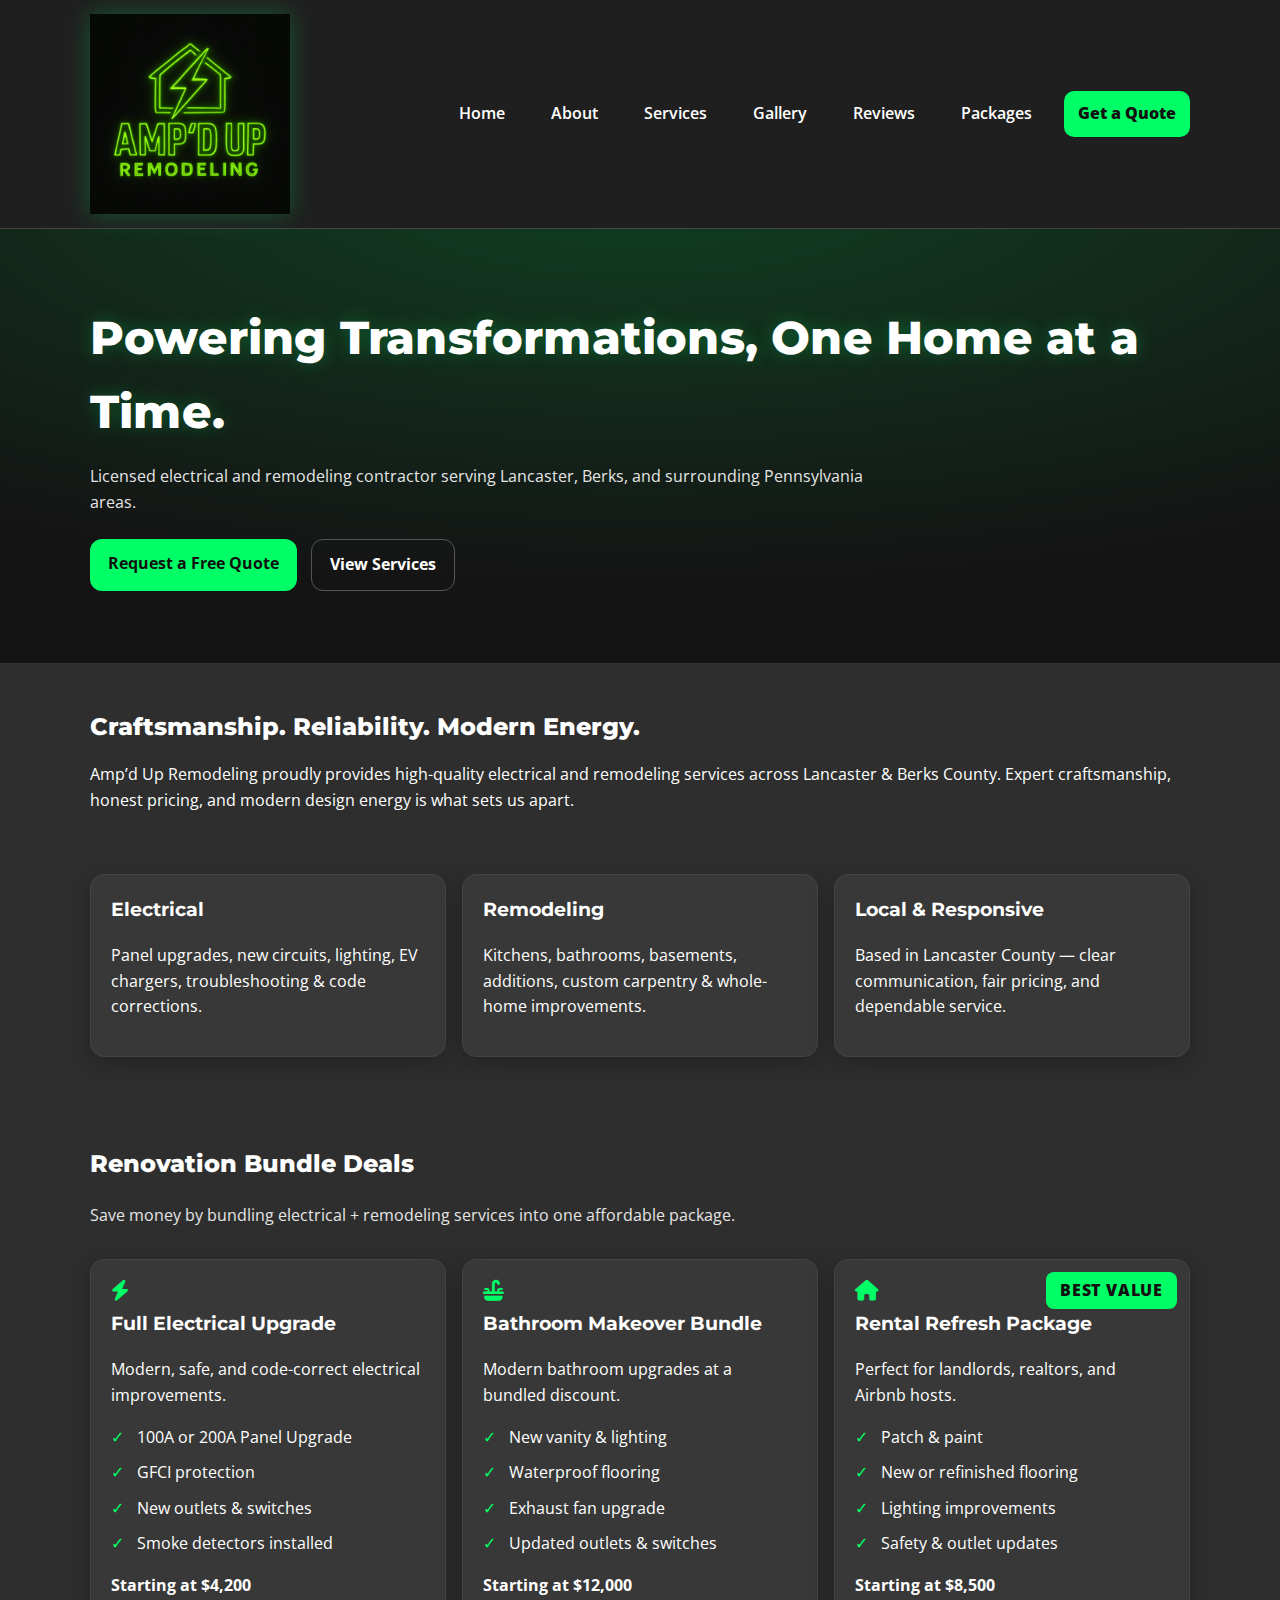
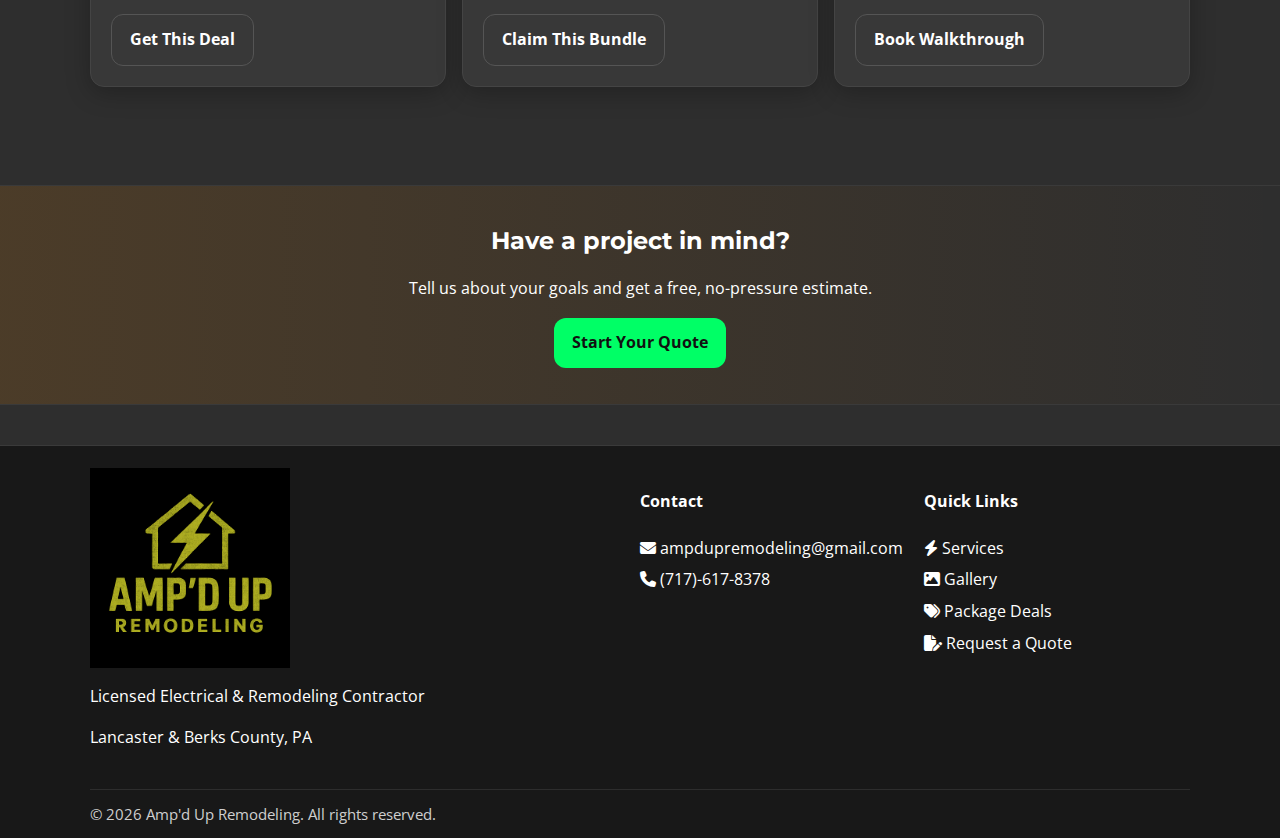
<file: index.html>
<!DOCTYPE html>
<html lang="en">
<head>
<meta charset="utf-8" />
<meta name="viewport" content="width=device-width, initial-scale=1" />
<title>Amp'd Up Remodeling | Lancaster & Berks County, PA</title>
<meta name="description" content="Amp'd Up Remodeling is a licensed electrical and remodeling contractor serving Lancaster & Berks County, PA. Offering electrical, remodeling, and bundled renovation packages to save you money." />

<!-- Google Fonts -->
<link rel="preconnect" href="https://fonts.googleapis.com">
<link rel="preconnect" href="https://fonts.gstatic.com" crossorigin>
<link href="https://fonts.googleapis.com/css2?family=Montserrat:wght@600;800&family=Open+Sans:wght@400;600&display=swap" rel="stylesheet">

<!-- Icons -->
<link rel="stylesheet" href="https://cdnjs.cloudflare.com/ajax/libs/font-awesome/6.5.0/css/all.min.css">

<!-- Styles -->
<link rel="stylesheet" href="style.css" />

<!-- Scripts -->
<script defer src="script.js"></script>

<style>
/* Small safe additions for package cards */
.card i { 
  font-size: 1.3rem;
  color: var(--accent);
  margin-bottom: 8px;
}
.badge {
  display:inline-block;
  background:var(--accent);
  color:#111;
  padding:6px 14px;
  border-radius:8px;
  font-weight:800;
  margin-bottom:14px;
  letter-spacing:.8px;
}
</style>
</head>

<body>

<!-- HEADER -->
<header class="site-header">
  <div class="container header-inner">
    <a href="index.html" class="brand">
      <img src="images/logo-green.png" alt="Amp'd Up Remodeling logo">
    </a>
    <button class="nav-toggle">☰</button>
    <nav class="nav">
      <a href="index.html" class="active">Home</a>
      <a href="about.html">About</a>
      <a href="services.html">Services</a>
      <a href="gallery.html">Gallery</a>
      <a href="reviews.html">Reviews</a>
      <a href="packages.html">Packages</a>
      <a href="contact.html" class="cta">Get a Quote</a>
    </nav>
  </div>
</header>

<!-- HERO -->
<section class="hero fade-in">
  <div class="hero-inner container">
    <h1>Powering Transformations, One Home at a Time.</h1>
    <p class="subtitle">Licensed electrical and remodeling contractor serving Lancaster, Berks, and surrounding Pennsylvania areas.</p>
    <div class="hero-ctas">
      <a href="contact.html" class="btn btn-primary">Request a Free Quote</a>
      <a href="services.html" class="btn btn-secondary">View Services</a>
    </div>
  </div>
</section>

<!-- INTRO -->
<section class="intro container fade-in">
  <div class="intro-text">
    <h2>Craftsmanship. Reliability. Modern Energy.</h2>
    <p>Amp’d Up Remodeling proudly provides high-quality electrical and remodeling services across Lancaster & Berks County. Expert craftsmanship, honest pricing, and modern design energy is what sets us apart.</p>
  </div>
</section>

<!-- 3 FEATURE CARDS -->
<section class="features container fade-in">
  <article class="card fade-in">
    <h3>Electrical</h3>
    <p>Panel upgrades, new circuits, lighting, EV chargers, troubleshooting & code corrections.</p>
  </article>
  <article class="card fade-in">
    <h3>Remodeling</h3>
    <p>Kitchens, bathrooms, basements, additions, custom carpentry & whole-home improvements.</p>
  </article>
  <article class="card fade-in">
    <h3>Local & Responsive</h3>
    <p>Based in Lancaster County — clear communication, fair pricing, and dependable service.</p>
  </article>
</section>

<!-- ⭐ NEW PACKAGE SECTION ADDED CLEANLY UNDER FEATURES -->
<section id="bundles" class="page container fade-in">

  <h2 style="font-family:Montserrat; font-weight:800; margin-bottom:20px;">
    Renovation Bundle Deals
  </h2>

  <p class="subtitle" style="margin-bottom:30px; max-width:800px;">
    Save money by bundling electrical + remodeling services into one affordable package.
  </p>

  <div class="features" style="margin-bottom:30px; grid-template-columns:repeat(auto-fit,minmax(280px,1fr));">

    <article class="card fade-in">
      <i class="fa-solid fa-bolt"></i>
      <h3>Full Electrical Upgrade</h3>
      <p>Modern, safe, and code-correct electrical improvements.</p>
      <ul class="checklist">
        <li>100A or 200A Panel Upgrade</li>
        <li>GFCI protection</li>
        <li>New outlets & switches</li>
        <li>Smoke detectors installed</li>
      </ul>
      <p><strong>Starting at $4,200</strong></p>
      <a href="contact.html" class="btn btn-secondary">Get This Deal</a>
    </article>

    <article class="card fade-in">
      <i class="fa-solid fa-sink"></i>
      <h3>Bathroom Makeover Bundle</h3>
      <p>Modern bathroom upgrades at a bundled discount.</p>
      <ul class="checklist">
        <li>New vanity & lighting</li>
        <li>Waterproof flooring</li>
        <li>Exhaust fan upgrade</li>
        <li>Updated outlets & switches</li>
      </ul>
      <p><strong>Starting at $12,000</strong></p>
      <a href="contact.html" class="btn btn-secondary">Claim This Bundle</a>
    </article>

    <article class="card fade-in" style="position:relative;">
      <div class="badge" style="position:absolute; top:12px; right:12px;">BEST VALUE</div>
      <i class="fa-solid fa-house"></i>
      <h3>Rental Refresh Package</h3>
      <p>Perfect for landlords, realtors, and Airbnb hosts.</p>
      <ul class="checklist">
        <li>Patch & paint</li>
        <li>New or refinished flooring</li>
        <li>Lighting improvements</li>
        <li>Safety & outlet updates</li>
      </ul>
      <p><strong>Starting at $8,500</strong></p>
      <a href="contact.html" class="btn btn-secondary">Book Walkthrough</a>
    </article>

  </div>

</section>

<!-- CTA BAND -->
<section class="cta-band fade-in">
  <div class="container">
    <h2>Have a project in mind?</h2>
    <p>Tell us about your goals and get a free, no-pressure estimate.</p>
    <a href="contact.html" class="btn btn-primary">Start Your Quote</a>
  </div>
</section>

<!-- FOOTER -->
<footer class="site-footer fade-in">
  <div class="container footer-grid">
    <div>
      <img class="footer-logo" src="images/logo-yellow.png" alt="Amp'd Up Remodeling logo">
      <p>Licensed Electrical & Remodeling Contractor</p>
      <p>Lancaster & Berks County, PA</p>
    </div>

    <div>
      <h4>Contact</h4>
      <ul>
        <li><i class="fa-solid fa-envelope"></i> <a href="mailto:ampdupremodeling@gmail.com">ampdupremodeling@gmail.com</a></li>
        <li><i class="fa-solid fa-phone"></i> <a href="tel:+17176178378">(717)-617-8378</a></li>
      </ul>
    </div>

    <div>
      <h4>Quick Links</h4>
      <ul>
        <li><i class="fa-solid fa-bolt"></i> <a href="services.html">Services</a></li>
        <li><i class="fa-solid fa-image"></i> <a href="gallery.html">Gallery</a></li>
        <li><i class="fa-solid fa-tags"></i> <a href="packages.html">Package Deals</a></li>
        <li><i class="fa-solid fa-file-pen"></i> <a href="contact.html">Request a Quote</a></li>
      </ul>
    </div>
  </div>

  <div class="container footer-bottom">
    <span>&copy; <span id="year"></span> Amp'd Up Remodeling. All rights reserved.</span>
  </div>
</footer>

</body>
</html>
</file>
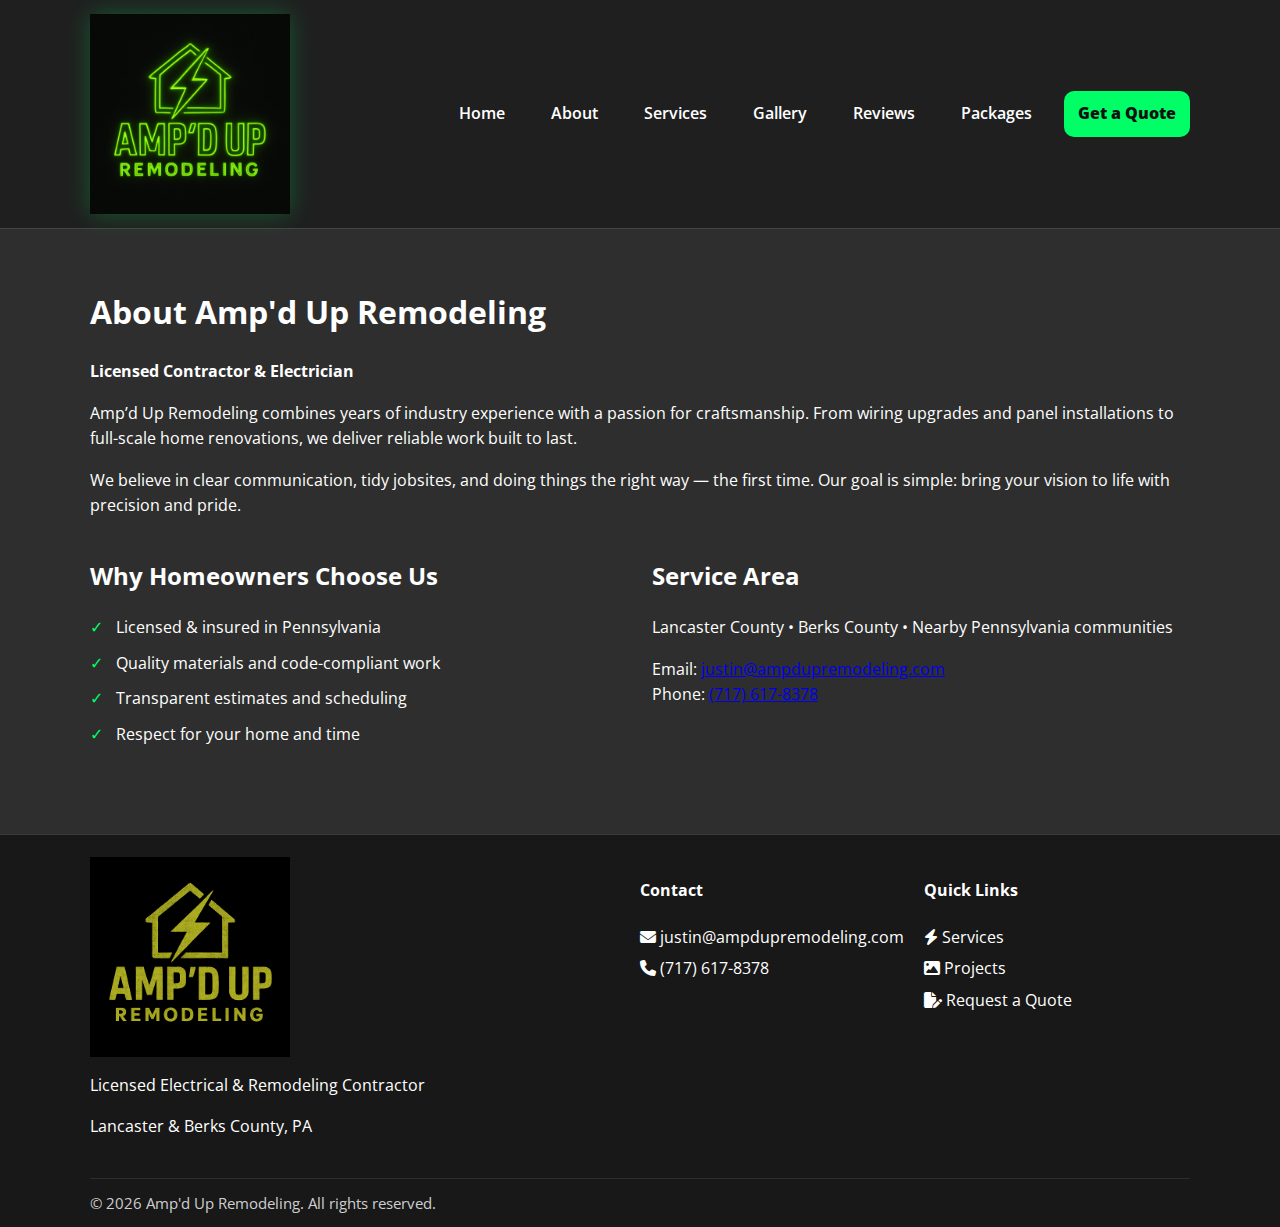
<file: about.html>
<!DOCTYPE html>
<html lang="en">
<head>

<meta charset="utf-8" />
<meta name="viewport" content="width=device-width, initial-scale=1" />
<title>Amp'd Up Remodeling | Lancaster & Berks County, PA</title>
<meta name="description" content="Amp'd Up Remodeling is a licensed electrical and remodeling contractor based in Lancaster, PA, serving Lancaster County, Berks County, and surrounding areas." />
<link rel="preconnect" href="https://fonts.googleapis.com">
<link rel="preconnect" href="https://fonts.gstatic.com" crossorigin>
<link href="https://fonts.googleapis.com/css2?family=Montserrat:wght@600;800&family=Open+Sans:wght@400;600&display=swap" rel="stylesheet">
<link rel="stylesheet" href="style.css" />
<link rel="stylesheet" href="https://cdnjs.cloudflare.com/ajax/libs/font-awesome/6.5.0/css/all.min.css">
<script defer src="script.js"></script>
<script type="application/ld+json">
{
  "@context": "https://schema.org",
  "@type": "LocalBusiness",
  "name": "Amp'd Up Remodeling",
  "image": "images/logo-green.png",
  "address": {
    "@type": "PostalAddress",
    "addressLocality": "Lancaster",
    "addressRegion": "PA"
  },
  "areaServed": ["Lancaster County", "Berks County", "Pennsylvania"],
  "email": "mailto:justin@ampdupremodeling.com",
  "telephone": "+1-717-617-8378",
  "url": "https://ampdupremodeling.github.io"
}
</script>

</head>
<body>

<header class="site-header">
  <div class="container header-inner">
    <a href="index.html" class="brand">
      <img src="images/logo-green.png" alt="Amp'd Up Remodeling logo">
    </a>
    <button class="nav-toggle" aria-label="Open navigation">☰</button>
    <nav class="nav">
  <a href="index.html">Home</a>
  <a href="about.html">About</a>
  <a href="services.html">Services</a>
  <a href="gallery.html">Gallery</a>
  <a href="reviews.html">Reviews</a>
  <a href="packages.html">Packages</a>  <!-- ADD THIS ONE -->
  <a href="contact.html" class="cta">Get a Quote</a>
</nav>

  </div>
</header>

<main class="container page fade-in">

  <h1>About Amp'd Up Remodeling</h1>
  <p><strong>Licensed Contractor & Electrician</strong></p>
  <p>Amp’d Up Remodeling combines years of industry experience with a passion for craftsmanship. From wiring upgrades and panel installations to full-scale home renovations, we deliver reliable work built to last.</p>
  <p>We believe in clear communication, tidy jobsites, and doing things the right way — the first time. Our goal is simple: bring your vision to life with precision and pride.</p>
  <div class="grid-2">
    <div>
      <h2>Why Homeowners Choose Us</h2>
      <ul class="checklist">
        <li>Licensed & insured in Pennsylvania</li>
        <li>Quality materials and code-compliant work</li>
        <li>Transparent estimates and scheduling</li>
        <li>Respect for your home and time</li>
      </ul>
    </div>
    <div>
      <h2>Service Area</h2>
      <p>Lancaster County • Berks County • Nearby Pennsylvania communities</p>
      <p>Email: <a href="mailto:justin@ampdupremodeling.com">justin@ampdupremodeling.com</a><br>
         Phone: <a href="tel:+17176178378">(717) 617-8378</a></p>
    </div>
  </div>
</main>

<footer class="site-footer fade-in">
  <div class="container footer-grid">
    <div>
      <img class="footer-logo" src="images/logo-yellow.png" alt="Amp'd Up Remodeling logo alt">
      <p>Licensed Electrical & Remodeling Contractor</p>
      <p>Lancaster &amp; Berks County, PA</p>
    </div>
    <div>
      <h4>Contact</h4>
      <ul>
        <li><i class="fa-solid fa-envelope"></i> <a href="mailto:justin@ampdupremodeling.com">justin@ampdupremodeling.com</a></li>
        <li><i class="fa-solid fa-phone"></i> <a href="tel:+17176178378">(717) 617-8378</a></li>
      </ul>
    </div>
    <div>
      <h4>Quick Links</h4>
      <ul>
        <li><i class="fa-solid fa-bolt"></i> <a href="services.html">Services</a></li>
        <li><i class="fa-solid fa-image"></i> <a href="gallery.html">Projects</a></li>
        <li><i class="fa-solid fa-file-pen"></i> <a href="contact.html">Request a Quote</a></li>
      </ul>
    </div>
  </div>
  <div class="container footer-bottom">
    <span>&copy; <span id="year"></span> Amp'd Up Remodeling. All rights reserved.</span>
  </div>
</footer>


</body>
</html>
</file>
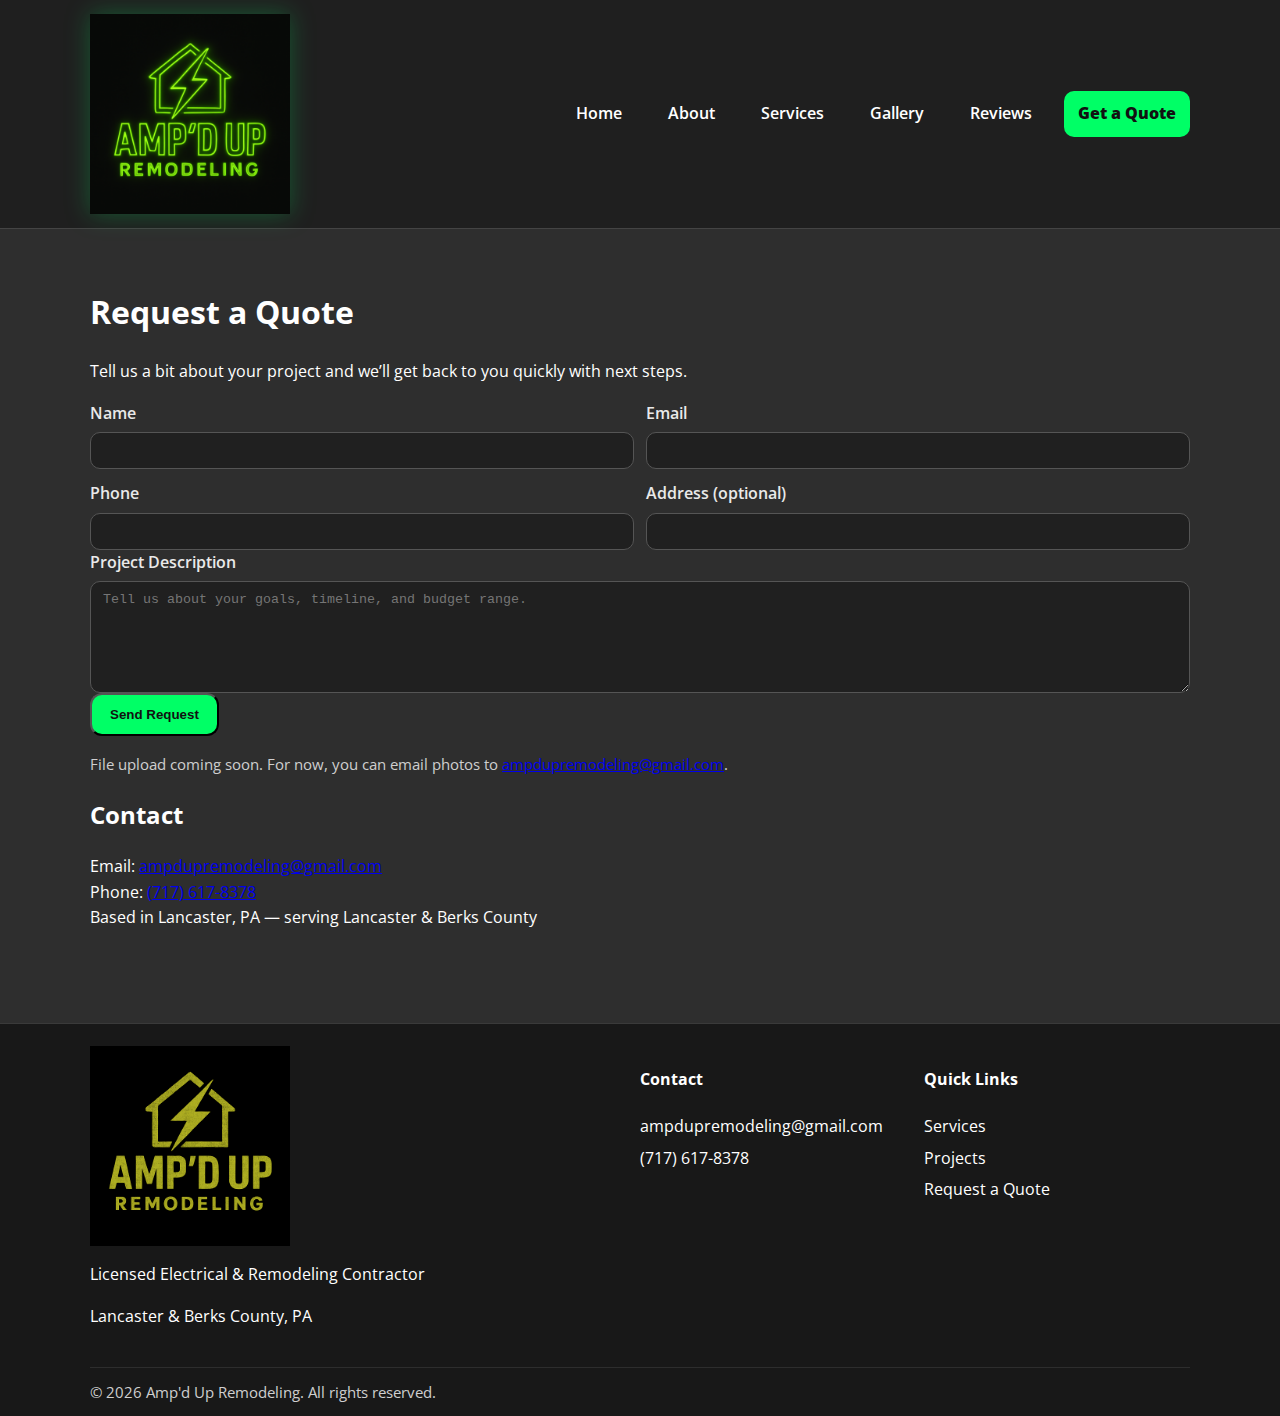
<file: contact.html>
<!DOCTYPE html>
<html lang="en">
<head>

<meta charset="utf-8" />
<meta name="viewport" content="width=device-width, initial-scale=1" />
<title>Amp'd Up Remodeling | Lancaster & Berks County, PA</title>
<meta name="description" content="Amp'd Up Remodeling is a licensed electrical and remodeling contractor based in Lancaster, PA, serving Lancaster County, Berks County, and surrounding areas." />
<link rel="preconnect" href="https://fonts.googleapis.com">
<link rel="preconnect" href="https://fonts.gstatic.com" crossorigin>
<link href="https://fonts.googleapis.com/css2?family=Montserrat:wght@600;800&family=Open+Sans:wght@400;600&display=swap" rel="stylesheet">
<link rel="stylesheet" href="style.css" />
<script defer src="script.js"></script>
<script type="application/ld+json">
{
  "@context": "https://schema.org",
  "@type": "LocalBusiness",
  "name": "Amp'd Up Remodeling",
  "image": "images/logo-green.png",
  "address": {
    "@type": "PostalAddress",
    "addressLocality": "Lancaster",
    "addressRegion": "PA"
  },
  "areaServed": ["Lancaster County", "Berks County", "Pennsylvania"],
  "email": "mailto:ampdupremodeling@gmail.com",
  "telephone": "+1-717-617-8378",
  "url": "https://ampdupremodeling.github.io"
}
</script>

</head>
<body>

<header class="site-header">
  <div class="container header-inner">
    <a href="index.html" class="brand">
      <img src="images/logo-green.png" alt="Amp'd Up Remodeling logo">
    </a>
    <button class="nav-toggle" aria-label="Open navigation">☰</button>
    <nav class="nav">
      <a href="index.html">Home</a>
      <a href="about.html">About</a>
      <a href="services.html">Services</a>
      <a href="gallery.html">Gallery</a>
      <a href="reviews.html">Reviews</a>
      <a href="contact.html" class="cta">Get a Quote</a>
    </nav>
  </div>
</header>

<main class="container page fade-in">

  <h1>Request a Quote</h1>
  <p>Tell us a bit about your project and we’ll get back to you quickly with next steps.</p>

  <form id="quote-form" action="https://formspree.io/f/mjkpnogn" method="POST" class="quote-form">
    <div class="form-grid">
      <label> Name
        <input type="text" name="name" required>
      </label>
      <label> Email
        <input type="email" name="email" required>
      </label>
      <label> Phone
        <input type="tel" name="phone" required>
      </label>
      <label> Address (optional)
        <input type="text" name="address">
      </label>
    </div>
    <label> Project Description
      <textarea name="project_description" rows="6" placeholder="Tell us about your goals, timeline, and budget range." required></textarea>
    </label>
    <input type="hidden" name="_subject" value="New Quote Request from Website">
    <button class="btn btn-primary" type="submit">Send Request</button>
    <p class="form-note">File upload coming soon. For now, you can email photos to <a href="mailto:ampdupremodeling@gmail.com">ampdupremodeling@gmail.com</a>.</p>
    <p class="form-success" hidden>Thanks! Your request has been sent.</p>
    <p class="form-error" hidden>Something went wrong. Please email us directly.</p>
  </form>

  <section class="contact-details">
    <h2>Contact</h2>
    <p>Email: <a href="mailto:ampdupremodeling@gmail.com">ampdupremodeling@gmail.com</a><br>
       Phone: <a href="tel:+17176178378">(717) 617-8378</a><br>
       Based in Lancaster, PA — serving Lancaster &amp; Berks County</p>
  </section>
</main>

<footer class="site-footer">
  <div class="container footer-grid">
    <div>
      <img class="footer-logo" src="images/logo-yellow.png" alt="Amp'd Up Remodeling logo alt">
      <p>Licensed Electrical & Remodeling Contractor</p>
      <p>Lancaster &amp; Berks County, PA</p>
    </div>
    <div>
      <h4>Contact</h4>
      <ul>
        <li><a href="mailto:ampdupremodeling@gmail.com">ampdupremodeling@gmail.com</a></li>
        <li><a href="tel:+17176178378">(717) 617-8378</a></li>
      </ul>
    </div>
    <div>
      <h4>Quick Links</h4>
      <ul>
        <li><a href="services.html">Services</a></li>
        <li><a href="gallery.html">Projects</a></li>
        <li><a href="contact.html">Request a Quote</a></li>
      </ul>
    </div>
  </div>
  <div class="container footer-bottom">
    <span>&copy; <span id="year"></span> Amp'd Up Remodeling. All rights reserved.</span>
  </div>
</footer>

</body>
</html>
</file>
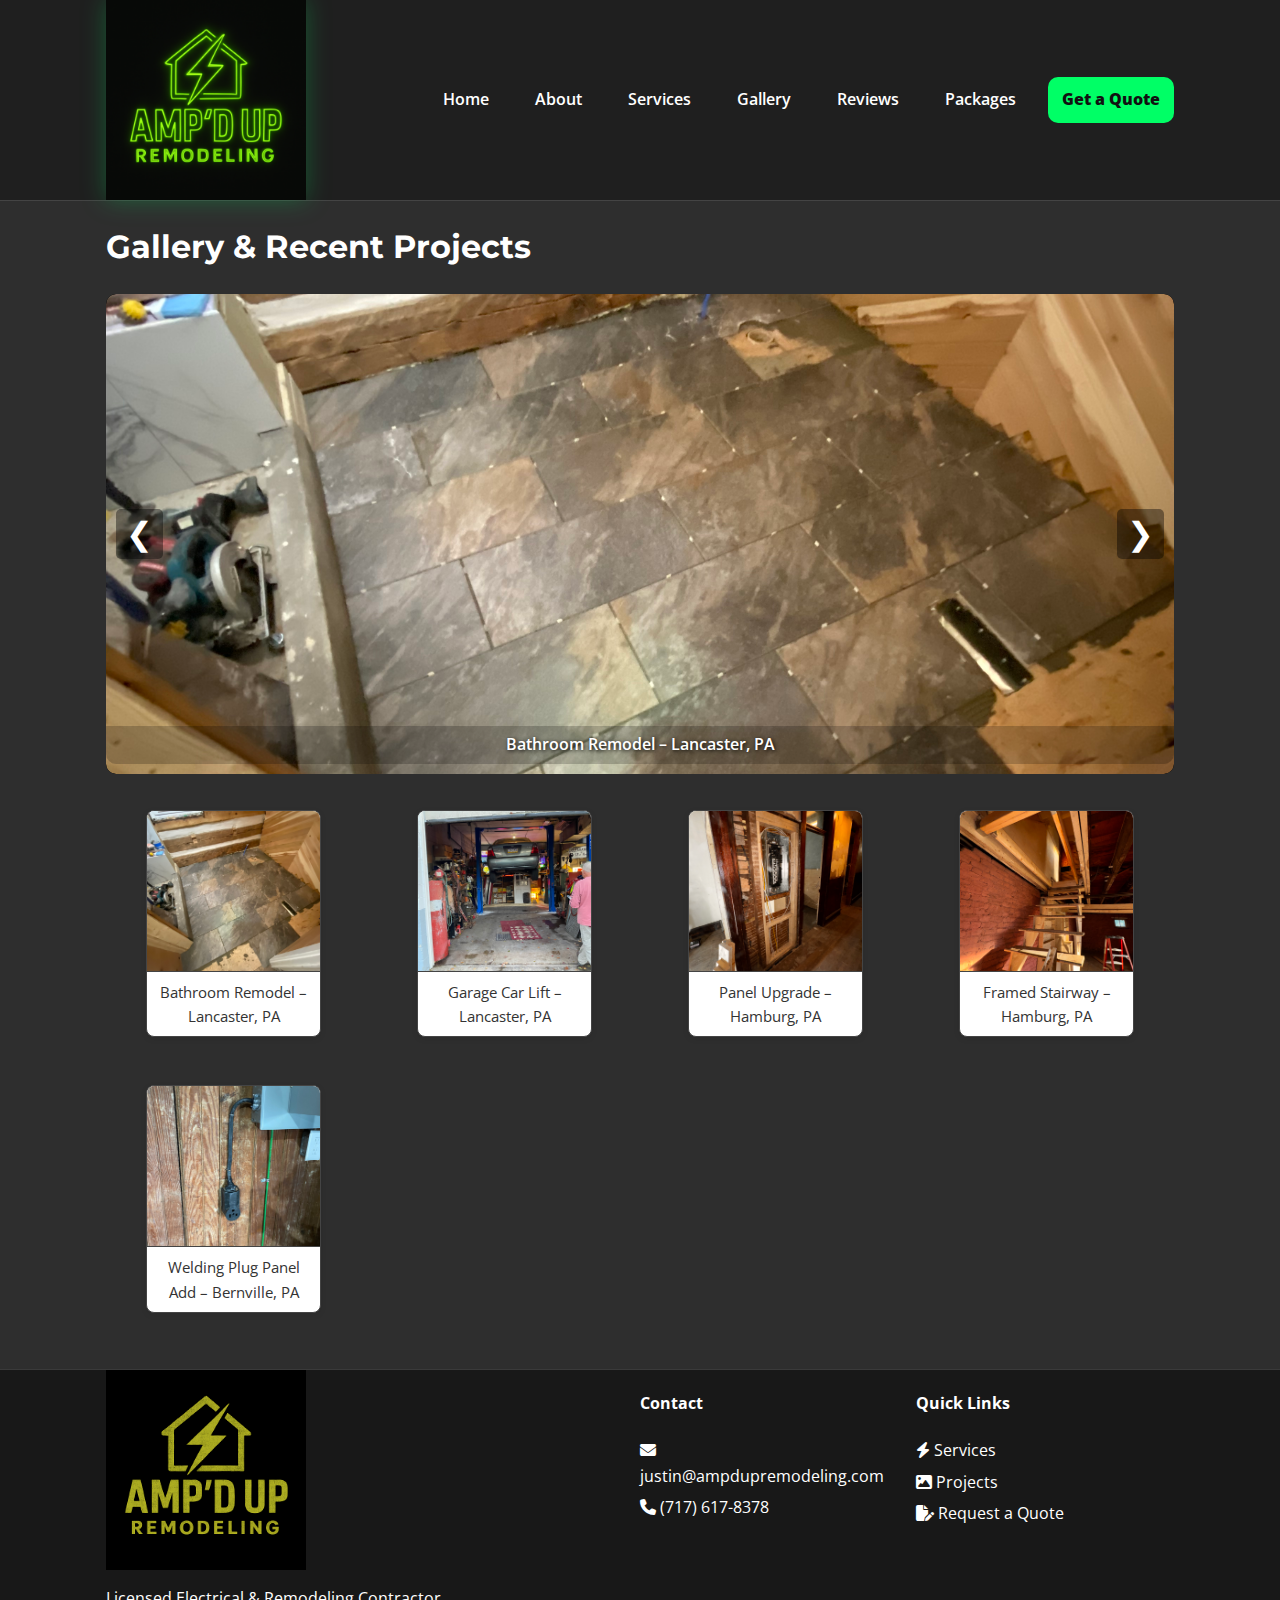
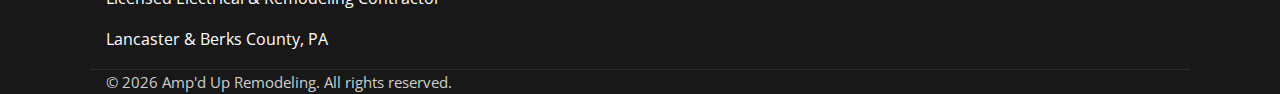
<file: gallery.html>
<!DOCTYPE html>
<html lang="en">
<head>
  <meta charset="utf-8" />
  <meta name="viewport" content="width=device-width, initial-scale=1" />
  <title>Amp'd Up Remodeling | Lancaster & Berks County, PA</title>
  <meta name="description" content="Amp'd Up Remodeling is a licensed electrical and remodeling contractor based in Lancaster, PA, serving Lancaster County, Berks County, and surrounding areas." />

  <link rel="preconnect" href="https://fonts.googleapis.com">
  <link rel="preconnect" href="https://fonts.gstatic.com" crossorigin>
  <link href="https://fonts.googleapis.com/css2?family=Montserrat:wght@600;800&family=Open+Sans:wght@400;600&display=swap" rel="stylesheet">
  <link rel="stylesheet" href="style.css" />
  <link rel="stylesheet" href="https://cdnjs.cloudflare.com/ajax/libs/font-awesome/6.5.0/css/all.min.css">

  <style>
    /* ===== Carousel ===== */
    .gallery-carousel {
      position: relative;
      max-width: 100%;
      margin: 20px auto;
      overflow: hidden;
      border-radius: 10px;
      background: #000;
      text-align: center;
    }
    .gallery-carousel img {
      width: 100%;
      display: none;
      border-radius: 10px;
      max-height: 480px;
      object-fit: cover;
    }
    .gallery-carousel img.active { display: block; }
    .carousel-btn {
      position: absolute;
      top: 50%;
      transform: translateY(-50%);
      background: rgba(0,0,0,0.4);
      color: white;
      border: none;
      font-size: 2rem;
      padding: 6px 10px;
      cursor: pointer;
      border-radius: 5px;
    }
    .carousel-btn.left { left: 10px; }
    .carousel-btn.right { right: 10px; }
    .carousel-caption {
      position: absolute;
      bottom: 10px;
      left: 0;
      width: 100%;
      text-align: center;
      color: #fff;
      font-weight: 600;
      text-shadow: 1px 1px 4px #000;
      background: rgba(0,0,0,0.2);
      padding: 6px 0;
      border-radius: 0 0 10px 10px;
      box-sizing: border-box;
    }

    /* ===== Gallery Grid ===== */
    .gallery-grid {
      display: grid;
      grid-template-columns: repeat(auto-fill, minmax(220px, 1fr));
      gap: 16px;
      margin: 20px 0;
    }
    .gallery-item {
      background: #fff;
      border-radius: 8px;
      overflow: hidden;
      box-shadow: 0 2px 6px rgba(0,0,0,0.08);
      text-align: center;
    }
    .gallery-item img {
      width: 100%;
      height: 160px;
      object-fit: cover;
      display: block;
      cursor: pointer;
    }
    .gallery-item figcaption {
      padding: 8px 10px;
      font-size: 0.95rem;
      color: #333;
    }

    /* ===== Lightbox ===== */
    #lightbox {
      position: fixed;
      display: none;
      top:0; left:0;
      width:100%;
      height:100%;
      background: rgba(0,0,0,0.85);
      justify-content: center;
      align-items: center;
      z-index: 1000;
      padding: 20px;
      box-sizing: border-box;
    }
    #lightbox .lb-inner {
      max-width: 100%;
      max-height: 100%;
      text-align: center;
      color: #fff;
    }
    #lightbox img {
      max-width: 90%;
      max-height: 80vh;
      border-radius: 8px;
      display: block;
      margin: 0 auto;
    }
    #lightbox #lightbox-caption {
      margin-top: 10px;
      font-weight: 600;
    }

    /* small utility */
    .container { max-width: 1100px; margin: 0 auto; padding: 0 16px; box-sizing: border-box; }
    h1 { margin-top: 20px; font-family: 'Montserrat', sans-serif; }
  </style>
</head>

<body>

<header class="site-header">
  <div class="container header-inner">
    <a href="index.html" class="brand">
      <img src="images/logo-green.png" alt="Amp'd Up Remodeling logo">
    </a>
    <button class="nav-toggle" aria-label="Open navigation">☰</button>
    <nav class="nav">
      <a href="index.html">Home</a>
      <a href="about.html">About</a>
      <a href="services.html">Services</a>
      <a href="gallery.html">Gallery</a>
      <a href="reviews.html">Reviews</a>
      <a href="packages.html">Packages</a>
      <a href="contact.html" class="cta">Get a Quote</a>
    </nav>
  </div>
</header>

<main class="container page fade-in">
  <h1>Gallery & Recent Projects</h1>

  <!-- ===== Carousel ===== -->
  <div class="gallery-carousel" id="carousel">
    <button class="carousel-btn left" id="carousel-prev" aria-label="Previous slide">&#10094;</button>
    <button class="carousel-btn right" id="carousel-next" aria-label="Next slide">&#10095;</button>
    <div class="carousel-caption" id="carousel-caption"></div>
  </div>

  <!-- ===== Gallery Grid ===== -->
  <div class="gallery-grid" id="gallery"></div>

  <!-- ===== Lightbox ===== -->
  <div id="lightbox" aria-hidden="true">
    <div class="lb-inner" role="dialog" aria-label="Image preview">
      <img id="lightbox-img" alt="">
      <div id="lightbox-caption"></div>
    </div>
  </div>
</main>

<footer class="site-footer fade-in">
  <div class="container footer-grid">
    <div>
      <img class="footer-logo" src="images/logo-yellow.png" alt="Amp'd Up Remodeling logo">
      <p>Licensed Electrical & Remodeling Contractor</p>
      <p>Lancaster &amp; Berks County, PA</p>
    </div>
    <div>
      <h4>Contact</h4>
      <ul>
        <li><i class="fa-solid fa-envelope"></i> <a href="mailto:justin@ampdupremodeling.com">justin@ampdupremodeling.com</a></li>
        <li><i class="fa-solid fa-phone"></i> <a href="tel:+17176178378">(717) 617-8378</a></li>
      </ul>
    </div>
    <div>
      <h4>Quick Links</h4>
      <ul>
        <li><i class="fa-solid fa-bolt"></i> <a href="services.html">Services</a></li>
        <li><i class="fa-solid fa-image"></i> <a href="gallery.html">Projects</a></li>
        <li><i class="fa-solid fa-file-pen"></i> <a href="contact.html">Request a Quote</a></li>
      </ul>
    </div>
  </div>
  <div class="container footer-bottom">
    <span>&copy; <span id="year"></span> Amp'd Up Remodeling. All rights reserved.</span>
  </div>
</footer>

<script>
  (async function loadGallery() {
    // get page elements
    const carouselEl = document.getElementById('carousel');
    const carouselCaption = document.getElementById('carousel-caption');
    const galleryEl = document.getElementById('gallery');
    const lightbox = document.getElementById('lightbox');
    const lightboxImg = document.getElementById('lightbox-img');
    const lightboxCaption = document.getElementById('lightbox-caption');
    const prevBtn = document.getElementById('carousel-prev');
    const nextBtn = document.getElementById('carousel-next');

    let carouselImages = [];
    let current = 0;
    let autoSlideTimer = null;

    function debugLog(...args) {
      if (window.console && console.log) console.log(...args);
    }

    // Lightbox functions declared up front so handlers can reference them safely
    function openLightbox(src, caption) {
      lightboxImg.src = src;
      lightboxImg.alt = caption || '';
      lightboxCaption.textContent = caption || '';
      lightbox.style.display = 'flex';
      lightbox.setAttribute('aria-hidden', 'false');
    }
    function closeLightbox() {
      lightbox.style.display = 'none';
      lightbox.setAttribute('aria-hidden', 'true');
      lightboxImg.src = '';
    }
    // expose in case other code needs it
    window.openLightbox = openLightbox;

    try {
      const res = await fetch('images/images.json', { cache: 'no-store' });
      if (!res.ok) throw new Error('Failed to fetch images/images.json: ' + res.status + ' ' + res.statusText);
      const images = await res.json();
      if (!Array.isArray(images) || images.length === 0) {
        galleryEl.innerHTML = '<p style="color:#900">No images available.</p>';
        return;
      }

      carouselImages = images;

      // Build carousel (first up to 4 images)
      const featured = images.slice(0, Math.min(4, images.length));
      featured.forEach((img, i) => {
        const el = document.createElement('img');
        el.src = `images/${img.file}`;
        el.alt = img.caption || '';
        if (i === 0) el.classList.add('active');
        el.addEventListener('click', () => openLightbox(el.src, img.caption));
        el.addEventListener('error', () => {
          debugLog('Carousel image failed to load:', el.src);
          el.style.display = 'none';
        });
        carouselEl.appendChild(el);
      });

      // Build gallery grid
      images.forEach(img => {
        const fig = document.createElement('figure');
        fig.className = 'gallery-item';

        const image = document.createElement('img');
        image.src = `images/${img.file}`;
        image.alt = img.caption || '';
        image.addEventListener('click', () => openLightbox(image.src, img.caption));
        image.addEventListener('error', () => {
          debugLog('Gallery image failed to load:', image.src);
          image.style.display = 'none';
        });

        const caption = document.createElement('figcaption');
        caption.textContent = img.caption || '';

        fig.appendChild(image);
        fig.appendChild(caption);
        galleryEl.appendChild(fig);
      });

      // Carousel controls
      function updateCaption() {
        const slides = document.querySelectorAll('#carousel img');
        if (slides.length > 0 && carouselImages.length > 0) {
          const featuredLocal = carouselImages.slice(0, Math.min(4, carouselImages.length));
          let captionIndex = Math.min(current, featuredLocal.length - 1);
          if (captionIndex < 0) captionIndex = 0;
          carouselCaption.textContent = featuredLocal[captionIndex]?.caption || '';
        } else {
          carouselCaption.textContent = '';
        }
      }

      function showSlide(n) {
        const slides = document.querySelectorAll('#carousel img');
        if (!slides || slides.length === 0) return;
        if (n >= slides.length) current = 0;
        else if (n < 0) current = slides.length - 1;
        else current = n;
        slides.forEach(s => s.classList.remove('active'));
        const slide = slides[current];
        if (slide) slide.classList.add('active');
        updateCaption();
      }

      prevBtn.addEventListener('click', () => {
        showSlide(current - 1);
        restartAutoSlide();
      });
      nextBtn.addEventListener('click', () => {
        showSlide(current + 1);
        restartAutoSlide();
      });

      function startAutoSlide() {
        if (autoSlideTimer) clearInterval(autoSlideTimer);
        autoSlideTimer = setInterval(() => {
          showSlide(current + 1);
        }, 5000);
      }
      function restartAutoSlide() {
        startAutoSlide();
      }

      // lightbox close behavior: click outside image closes
      lightbox.addEventListener('click', (ev) => {
        if (ev.target === lightbox) closeLightbox();
      });
      // pressing ESC closes
      document.addEventListener('keydown', (ev) => {
        if (ev.key === 'Escape') closeLightbox();
      });

      // initialize
      updateCaption();
      startAutoSlide();

    } catch (err) {
      console.error(err);
      galleryEl.innerHTML = '<p style="color:#900">Failed to load gallery. Check console/network for details.</p>';
    }

    // copyright year
    const yearEl = document.getElementById('year');
    if (yearEl) yearEl.textContent = new Date().getFullYear();
  })();
</script>

</body>
</html>
</file>
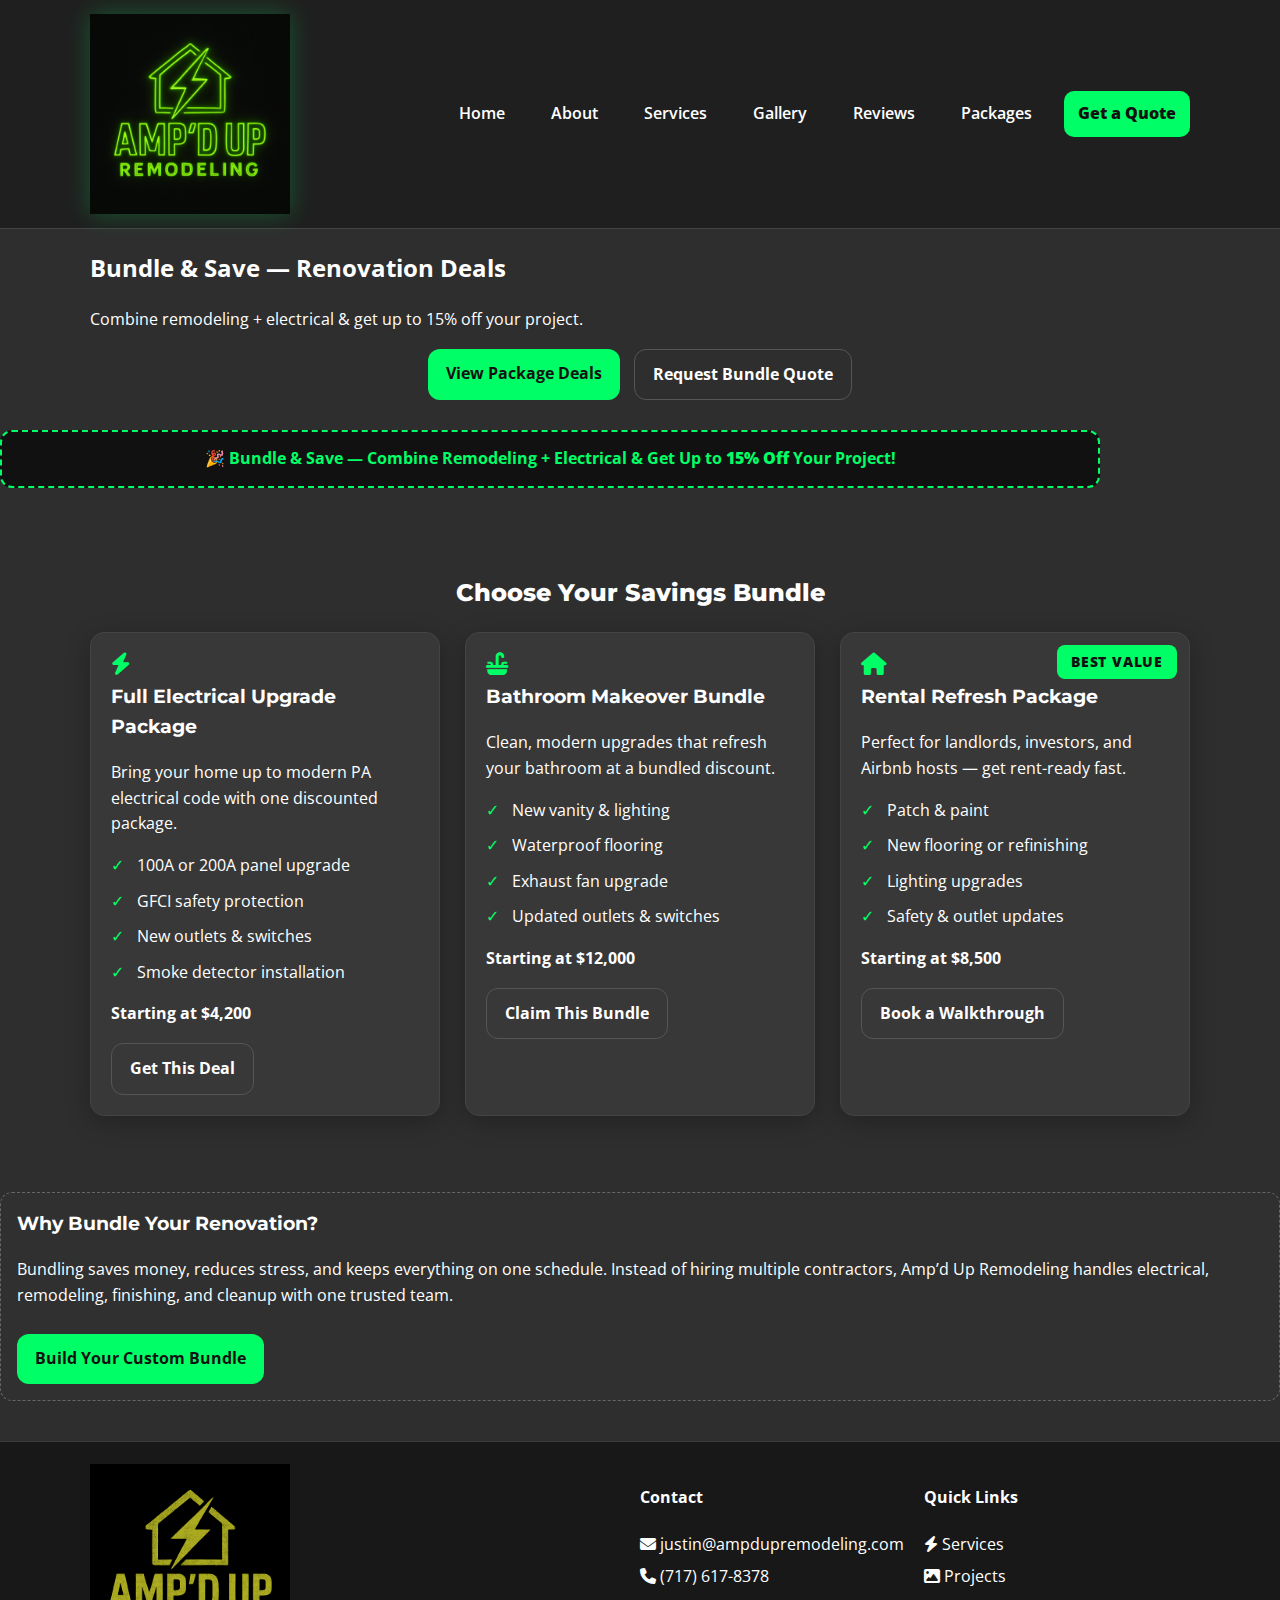
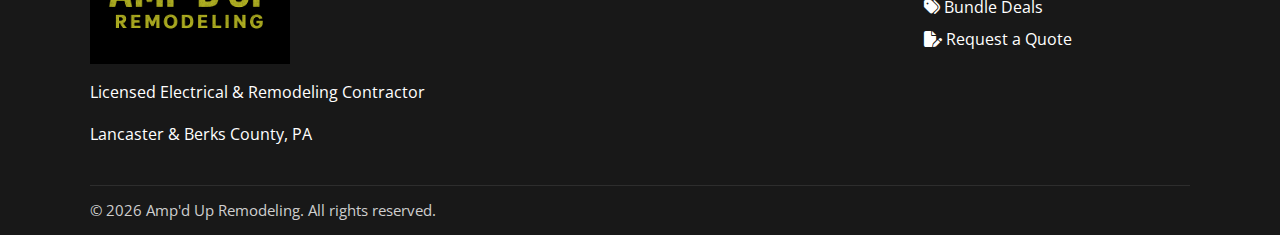
<file: packages.html>
<!DOCTYPE html>
<html lang="en">
<head>
<meta charset="utf-8" />
<meta name="viewport" content="width=device-width, initial-scale=1" />
<title>Bundle Deals | Amp'd Up Remodeling</title>
<meta name="description" content="Save up to 15% with bundled renovation packages from Amp'd Up Remodeling. Electrical upgrades, bathroom makeovers, rental refresh deals, and more." />

<link rel="preconnect" href="https://fonts.googleapis.com">
<link rel="preconnect" href="https://fonts.gstatic.com" crossorigin>
<link href="https://fonts.googleapis.com/css2?family=Montserrat:wght@600;800&family=Open+Sans:wght@400;600&display=swap" rel="stylesheet">
<link rel="stylesheet" href="style.css" />
<link rel="stylesheet" href="https://cdnjs.cloudflare.com/ajax/libs/font-awesome/6.5.0/css/all.min.css">
<script defer src="script.js"></script>

<style>
/* --- PAGE-SPECIFIC CSS ADDITIONS (SAFE) --- */
.bundle-hero {
  background: linear-gradient(rgba(20,20,20,0.7), rgba(20,20,20,0.7)),
              url('images/hero-remodel.jpg') center/cover no-repeat;
  padding: 90px 0;
  text-align: center;
  border-bottom: 1px solid #333;
}

.badge {
  display: inline-block;
  background: var(--accent);
  color: #111;
  font-weight: 800;
  padding: 6px 14px;
  border-radius: 8px;
  margin-bottom: 14px;
  text-transform: uppercase;
  font-size: 0.85rem;
  letter-spacing: 0.8px;
}

.promo-banner {
  background: #111;
  border: 2px dashed var(--accent);
  padding: 14px;
  text-align: center;
  font-weight: 700;
  margin: 30px 0;
  border-radius: 12px;
  color: var(--accent);
}

.card i {
  color: var(--accent);
  font-size: 1.4rem;
  margin-bottom: 6px;
}
</style>

</head>

<body>

<!-- HEADER -->
<header class="site-header">
  <div class="container header-inner">
    <a href="index.html" class="brand">
      <img src="images/logo-green.png" alt="Amp'd Up Remodeling logo">
    </a>
    <button class="nav-toggle">☰</button>

    <nav class="nav">
      <a href="index.html">Home</a>
      <a href="about.html">About</a>
      <a href="services.html">Services</a>
      <a href="gallery.html">Gallery</a>
      <a href="reviews.html">Reviews</a>
      <a href="packages.html" class="active">Packages</a>
      <a href="contact.html" class="cta">Get a Quote</a>
    </nav>
  </div>
</header>


<!-- HERO -->
<section class="bundle-band fade-in">
  <div class="container">
    <h2>Bundle & Save — Renovation Deals</h2>
    <p>Combine remodeling + electrical & get up to 15% off your project.</p>

    <div class="hero-ctas" style="justify-content:center;">
      <a href="packages.html" class="btn btn-primary">View Package Deals</a>
      <a href="contact.html" class="btn btn-secondary">Request Bundle Quote</a>
    </div>
  </div>
</section>



<!-- PROMO BANNER -->
<div class="container fade-in promo-banner">
  🎉 Bundle & Save — Combine Remodeling + Electrical & Get Up to <strong>15% Off</strong> Your Project!
</div>


<!-- PAGE CONTENT -->
<section class="page fade-in">
  <div class="container">

    <h2 style="font-family:Montserrat; font-weight:800; margin-bottom:20px; text-align:center;">
      Choose Your Savings Bundle
    </h2>

    <div class="bundle-grid" style="display:grid; gap:25px; grid-template-columns:repeat(auto-fit,minmax(280px,1fr)); margin-top:20px;">

      <!-- Electrical Bundle -->
      <article class="card fade-in" style="text-align:left;">
        <i class="fa-solid fa-bolt"></i>
        <h3>Full Electrical Upgrade Package</h3>
        <p>Bring your home up to modern PA electrical code with one discounted package.</p>
        <ul class="checklist">
          <li>100A or 200A panel upgrade</li>
          <li>GFCI safety protection</li>
          <li>New outlets & switches</li>
          <li>Smoke detector installation</li>
        </ul>
        <p><strong>Starting at $4,200</strong></p>
        <a href="contact.html" class="btn btn-secondary">Get This Deal</a>
      </article>

      <!-- Bathroom Bundle -->
      <article class="card fade-in" style="text-align:left;">
        <i class="fa-solid fa-sink"></i>
        <h3>Bathroom Makeover Bundle</h3>
        <p>Clean, modern upgrades that refresh your bathroom at a bundled discount.</p>
        <ul class="checklist">
          <li>New vanity & lighting</li>
          <li>Waterproof flooring</li>
          <li>Exhaust fan upgrade</li>
          <li>Updated outlets & switches</li>
        </ul>
        <p><strong>Starting at $12,000</strong></p>
        <a href="contact.html" class="btn btn-secondary">Claim This Bundle</a>
      </article>

      <!-- Rental Refresh -->
      <article class="card fade-in" style="position:relative; text-align:left;">
        <div class="badge" style="position:absolute; top:12px; right:12px;">BEST VALUE</div>
        <i class="fa-solid fa-house"></i>
        <h3>Rental Refresh Package</h3>
        <p>Perfect for landlords, investors, and Airbnb hosts — get rent-ready fast.</p>
        <ul class="checklist">
          <li>Patch & paint</li>
          <li>New flooring or refinishing</li>
          <li>Lighting upgrades</li>
          <li>Safety & outlet updates</li>
        </ul>
        <p><strong>Starting at $8,500</strong></p>
        <a href="contact.html" class="btn btn-secondary">Book a Walkthrough</a>
      </article>

    </div>

  </div>
</section>


  <!-- WHY BUNDLE -->
  <div class="note-box fade-in" style="margin-top:40px;">
    <h3 style="font-family:Montserrat; margin-top:0;">Why Bundle Your Renovation?</h3>
    <p>
      Bundling saves money, reduces stress, and keeps everything on one schedule.
      Instead of hiring multiple contractors, Amp’d Up Remodeling handles electrical,
      remodeling, finishing, and cleanup with one trusted team.
    </p>
    <a href="contact.html" class="btn btn-primary" style="margin-top:10px;">Build Your Custom Bundle</a>
  </div>

</section>


<!-- FOOTER -->
<footer class="site-footer fade-in">
  <div class="container footer-grid">
    <div>
      <img class="footer-logo" src="images/logo-yellow.png" alt="Amp'd Up Remodeling logo">
      <p>Licensed Electrical & Remodeling Contractor</p>
      <p>Lancaster &amp; Berks County, PA</p>
    </div>

    <div>
      <h4>Contact</h4>
      <ul>
        <li><i class="fa-solid fa-envelope"></i> <a href="mailto:justin@ampdupremodeling.com">justin@ampdupremodeling.com</a></li>
        <li><i class="fa-solid fa-phone"></i> <a href="tel:+17176178378">(717) 617-8378</a></li>
      </ul>
    </div>

    <div>
      <h4>Quick Links</h4>
      <ul>
        <li><i class="fa-solid fa-bolt"></i> <a href="services.html">Services</a></li>
        <li><i class="fa-solid fa-image"></i> <a href="gallery.html">Projects</a></li>
        <li><i class="fa-solid fa-tags"></i> <a href="packages.html">Bundle Deals</a></li>
        <li><i class="fa-solid fa-file-pen"></i> <a href="contact.html">Request a Quote</a></li>
      </ul>
    </div>
  </div>

  <div class="container footer-bottom">
    <span>&copy; <span id="year"></span> Amp'd Up Remodeling. All rights reserved.</span>
  </div>
</footer>

</body>
</html>
</file>
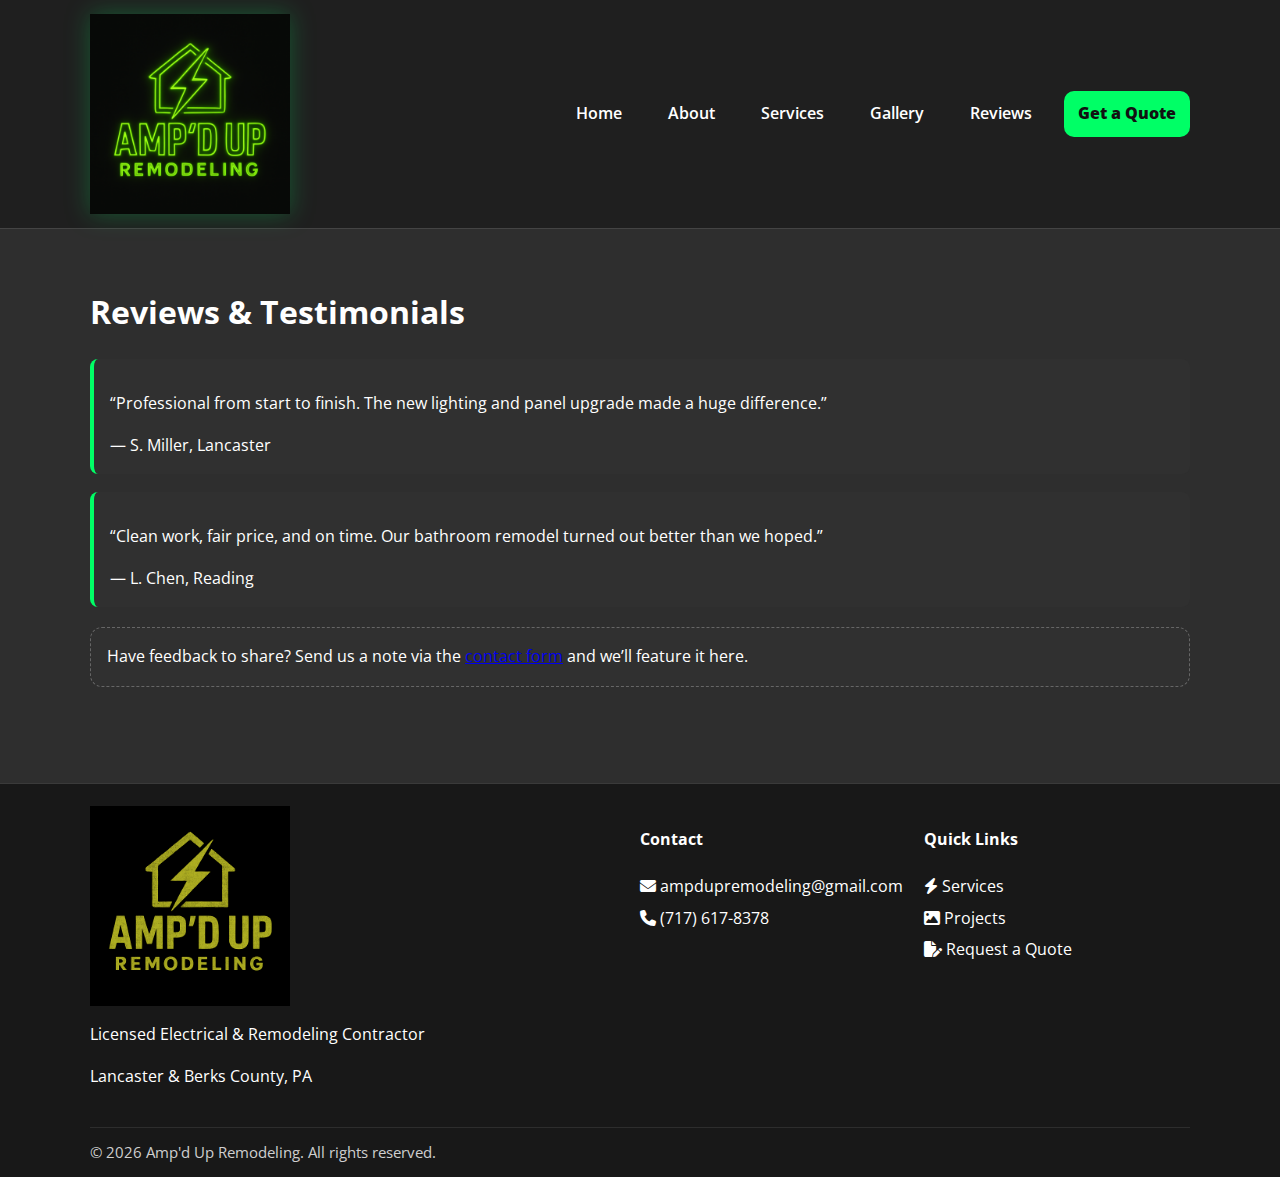
<file: reviews.html>
<!DOCTYPE html>
<html lang="en">
<head>

<meta charset="utf-8" />
<meta name="viewport" content="width=device-width, initial-scale=1" />
<title>Amp'd Up Remodeling | Lancaster & Berks County, PA</title>
<meta name="description" content="Amp'd Up Remodeling is a licensed electrical and remodeling contractor based in Lancaster, PA, serving Lancaster County, Berks County, and surrounding areas." />
<link rel="preconnect" href="https://fonts.googleapis.com">
<link rel="preconnect" href="https://fonts.gstatic.com" crossorigin>
<link href="https://fonts.googleapis.com/css2?family=Montserrat:wght@600;800&family=Open+Sans:wght@400;600&display=swap" rel="stylesheet">
<link rel="stylesheet" href="style.css" />
<link rel="stylesheet" href="https://cdnjs.cloudflare.com/ajax/libs/font-awesome/6.5.0/css/all.min.css">
<script defer src="script.js"></script>
<script type="application/ld+json">
{
  "@context": "https://schema.org",
  "@type": "LocalBusiness",
  "name": "Amp'd Up Remodeling",
  "image": "images/logo-green.png",
  "address": {
    "@type": "PostalAddress",
    "addressLocality": "Lancaster",
    "addressRegion": "PA"
  },
  "areaServed": ["Lancaster County", "Berks County", "Pennsylvania"],
  "email": "mailto:ampdupremodeling@gmail.com",
  "telephone": "+1-717-617-8378",
  "url": "https://ampdupremodeling.github.io"
}
</script>

</head>
<body>

<header class="site-header">
  <div class="container header-inner">
    <a href="index.html" class="brand">
      <img src="images/logo-green.png" alt="Amp'd Up Remodeling logo">
    </a>
    <button class="nav-toggle" aria-label="Open navigation">☰</button>
    <nav class="nav">
      <a href="index.html">Home</a>
      <a href="about.html">About</a>
      <a href="services.html">Services</a>
      <a href="gallery.html">Gallery</a>
      <a href="reviews.html">Reviews</a>
      <a href="contact.html" class="cta">Get a Quote</a>
    </nav>
  </div>
</header>

<main class="container page fade-in">

  <h1>Reviews & Testimonials</h1>
  <div class="reviews">
    <blockquote>
      <p>“Professional from start to finish. The new lighting and panel upgrade made a huge difference.”</p>
      <footer>— S. Miller, Lancaster</footer>
    </blockquote>
    <blockquote>
      <p>“Clean work, fair price, and on time. Our bathroom remodel turned out better than we hoped.”</p>
      <footer>— L. Chen, Reading</footer>
    </blockquote>
  </div>

  <div class="note-box">
    Have feedback to share? Send us a note via the <a href="contact.html">contact form</a> and we’ll feature it here.
  </div>
</main>

<footer class="site-footer fade-in">
  <div class="container footer-grid">
    <div>
      <img class="footer-logo" src="images/logo-yellow.png" alt="Amp'd Up Remodeling logo alt">
      <p>Licensed Electrical & Remodeling Contractor</p>
      <p>Lancaster &amp; Berks County, PA</p>
    </div>
    <div>
      <h4>Contact</h4>
      <ul>
        <li><i class="fa-solid fa-envelope"></i> <a href="mailto:ampdupremodeling@gmail.com">ampdupremodeling@gmail.com</a></li>
        <li><i class="fa-solid fa-phone"></i> <a href="tel:+17176178378">(717) 617-8378</a></li>
      </ul>
    </div>
    <div>
      <h4>Quick Links</h4>
      <ul>
        <li><i class="fa-solid fa-bolt"></i> <a href="services.html">Services</a></li>
        <li><i class="fa-solid fa-image"></i> <a href="gallery.html">Projects</a></li>
        <li><i class="fa-solid fa-file-pen"></i> <a href="contact.html">Request a Quote</a></li>
      </ul>
    </div>
  </div>
  <div class="container footer-bottom">
    <span>&copy; <span id="year"></span> Amp'd Up Remodeling. All rights reserved.</span>
  </div>
</footer>


</body>
</html>
</file>
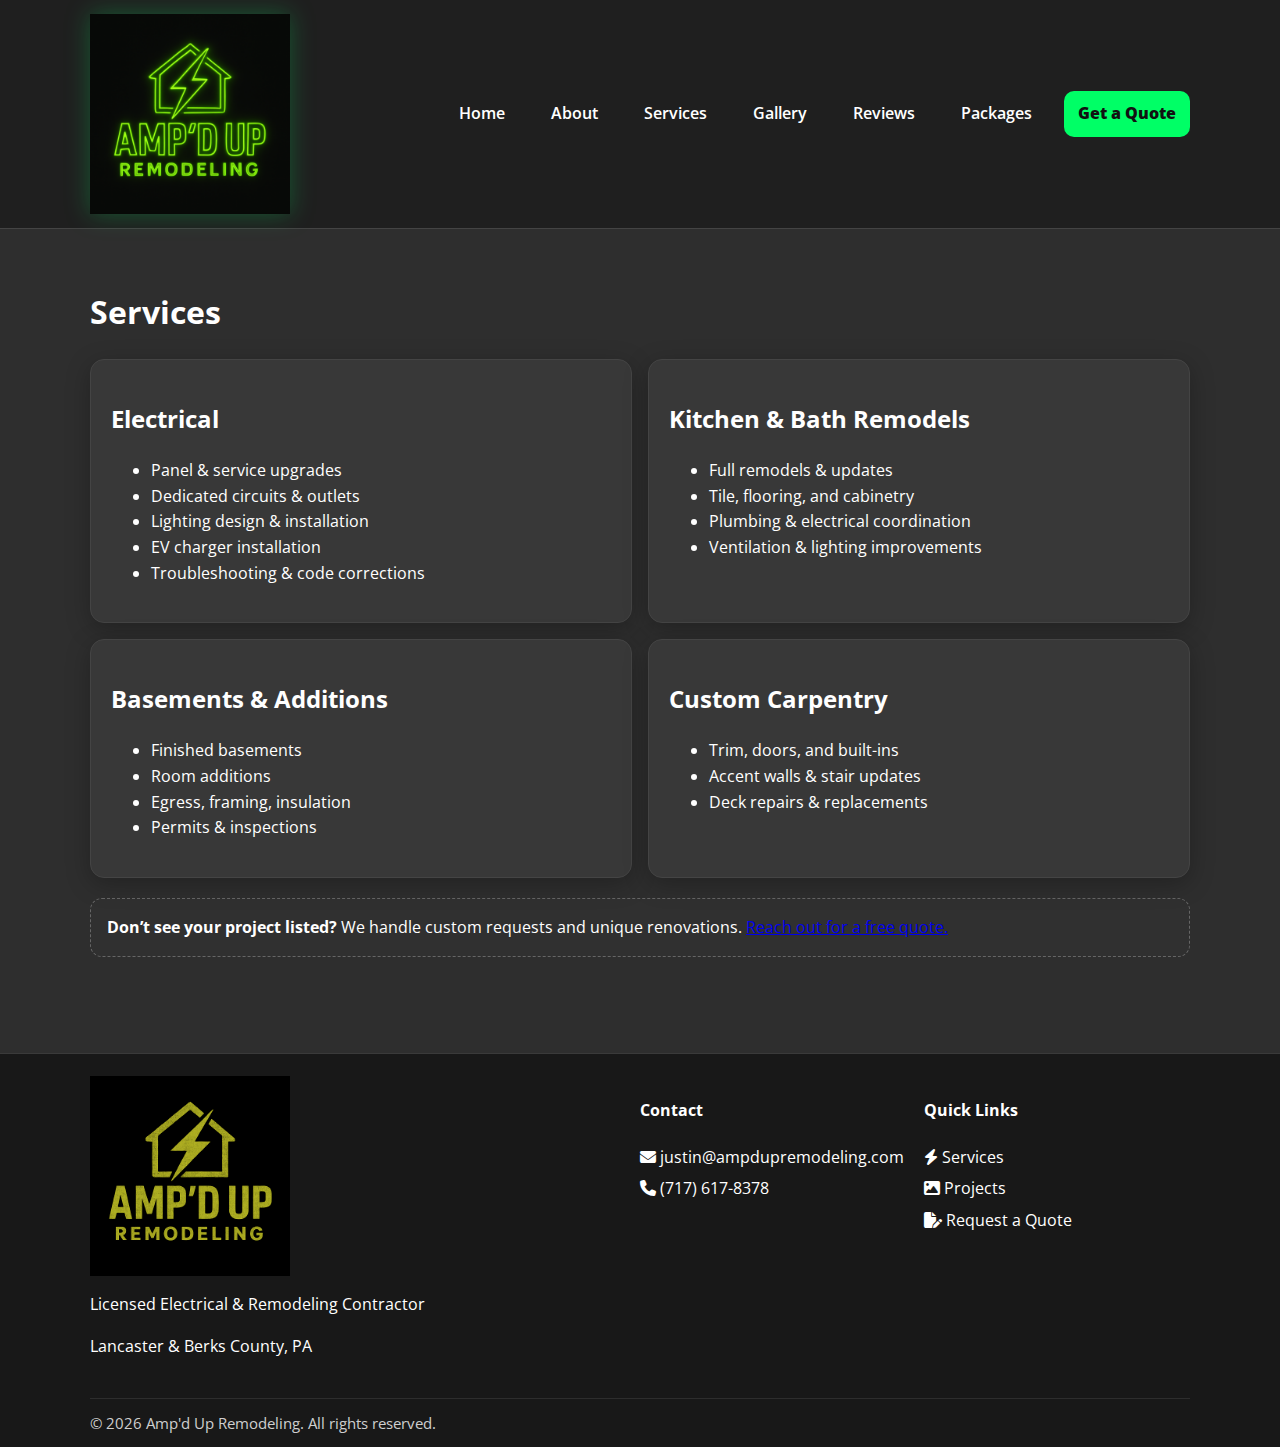
<file: services.html>
<!DOCTYPE html>
<html lang="en">
<head>

<meta charset="utf-8" />
<meta name="viewport" content="width=device-width, initial-scale=1" />
<title>Amp'd Up Remodeling | Lancaster & Berks County, PA</title>
<meta name="description" content="Amp'd Up Remodeling is a licensed electrical and remodeling contractor based in Lancaster, PA, serving Lancaster County, Berks County, and surrounding areas." />

  <!-- Google tag (gtag.js) -->
<script async src="https://www.googletagmanager.com/gtag/js?id=G-7FDZQTRZ15"></script>
<script>
  window.dataLayer = window.dataLayer || [];
  function gtag(){dataLayer.push(arguments);}
  gtag('js', new Date());
  gtag('config', 'G-7FDZQTRZ15');
</script>
  
  <link rel="preconnect" href="https://fonts.googleapis.com">
<link rel="preconnect" href="https://fonts.gstatic.com" crossorigin>
<link href="https://fonts.googleapis.com/css2?family=Montserrat:wght@600;800&family=Open+Sans:wght@400;600&display=swap" rel="stylesheet">
<link rel="stylesheet" href="style.css" />
<link rel="stylesheet" href="https://cdnjs.cloudflare.com/ajax/libs/font-awesome/6.5.0/css/all.min.css">
<script defer src="script.js"></script>
<script type="application/ld+json">
{
  "@context": "https://schema.org",
  "@type": "LocalBusiness",
  "name": "Amp'd Up Remodeling",
  "image": "images/logo-green.png",
  "address": {
    "@type": "PostalAddress",
    "addressLocality": "Lancaster",
    "addressRegion": "PA"
  },
  "areaServed": ["Lancaster County", "Berks County", "Pennsylvania"],
  "email": "mailto:justin@ampdupremodeling.com",
  "telephone": "+1-717-617-8378",
  "url": "https://ampdupremodeling.github.io"
}
</script>

</head>
<body>

<header class="site-header">
  <div class="container header-inner">
    <a href="index.html" class="brand">
      <img src="images/logo-green.png" alt="Amp'd Up Remodeling logo">
    </a>
    <button class="nav-toggle" aria-label="Open navigation">☰</button>
<nav class="nav">
  <a href="index.html">Home</a>
  <a href="about.html">About</a>
  <a href="services.html">Services</a>
  <a href="gallery.html">Gallery</a>
  <a href="reviews.html">Reviews</a>
  <a href="packages.html">Packages</a>  <!-- ADD THIS ONE -->
  <a href="contact.html" class="cta">Get a Quote</a>
</nav>

  </div>
</header>

<main class="container page fade-in">

  <h1>Services</h1>
  <section class="service-grid">
    <article class="card">
      <h2>Electrical</h2>
      <ul>
        <li>Panel & service upgrades</li>
        <li>Dedicated circuits & outlets</li>
        <li>Lighting design & installation</li>
        <li>EV charger installation</li>
        <li>Troubleshooting & code corrections</li>
      </ul>
    </article>
    <article class="card">
      <h2>Kitchen & Bath Remodels</h2>
      <ul>
        <li>Full remodels & updates</li>
        <li>Tile, flooring, and cabinetry</li>
        <li>Plumbing & electrical coordination</li>
        <li>Ventilation & lighting improvements</li>
      </ul>
    </article>
    <article class="card">
      <h2>Basements & Additions</h2>
      <ul>
        <li>Finished basements</li>
        <li>Room additions</li>
        <li>Egress, framing, insulation</li>
        <li>Permits & inspections</li>
      </ul>
    </article>
    <article class="card">
      <h2>Custom Carpentry</h2>
      <ul>
        <li>Trim, doors, and built-ins</li>
        <li>Accent walls & stair updates</li>
        <li>Deck repairs & replacements</li>
      </ul>
    </article>
  </section>

  <div class="note-box">
    <strong>Don’t see your project listed?</strong> We handle custom requests and unique renovations. <a href="contact.html">Reach out for a free quote.</a>
  </div>
</main>

<footer class="site-footer fade-in">
  <div class="container footer-grid">
    <div>
      <img class="footer-logo" src="images/logo-yellow.png" alt="Amp'd Up Remodeling logo alt">
      <p>Licensed Electrical & Remodeling Contractor</p>
      <p>Lancaster &amp; Berks County, PA</p>
    </div>
    <div>
      <h4>Contact</h4>
      <ul>
        <li><i class="fa-solid fa-envelope"></i> <a href="mailto:justin@ampdupremodeling.com">justin@ampdupremodeling.com</a></li>
        <li><i class="fa-solid fa-phone"></i> <a href="tel:+17176178378">(717) 617-8378</a></li>
      </ul>
    </div>
    <div>
      <h4>Quick Links</h4>
      <ul>
        <li><i class="fa-solid fa-bolt"></i> <a href="services.html">Services</a></li>
        <li><i class="fa-solid fa-image"></i> <a href="gallery.html">Projects</a></li>
        <li><i class="fa-solid fa-file-pen"></i> <a href="contact.html">Request a Quote</a></li>
      </ul>
    </div>
  </div>
  <div class="container footer-bottom">
    <span>&copy; <span id="year"></span> Amp'd Up Remodeling. All rights reserved.</span>
  </div>
</footer>


</body>
</html>
</file>
<file: style.css>
:root{
  --bg:#2E2E2E;
  --text:#FFFFFF;
  --muted:#E5E5E5;
  --accent:#00FF66;
  --accent-warm:#D17B0F;
  --card:#383838;
}

*{box-sizing:border-box}
html,body{margin:0;padding:0;background:var(--bg);color:var(--text);font-family:'Open Sans',system-ui,Segoe UI,Roboto,Arial,sans-serif;line-height:1.6}
img{max-width:100%;display:block}

.container{width:min(1100px,92%);margin-inline:auto}

.site-header{position:sticky;top:0;background:#1f1f1f;z-index:10;border-bottom:1px solid #444}
.header-inner{display:flex;align-items:center;justify-content:space-between;padding:14px 0}
.brand img{height:200px;width:auto;filter:drop-shadow(0 0 12px rgba(0,255,102,.25))}
.nav{display:flex;gap:18px;align-items:center}
.nav a{color:var(--text);text-decoration:none;font-weight:600;padding:10px 14px;border-radius:10px}
.nav a:hover{background:#2a2a2a}
.nav .cta{background:var(--accent);color:#111;font-weight:800}
.nav .cta:hover{background:#62ffa3}

.nav-toggle{display:none;background:transparent;border:1px solid #444;color:#fff;padding:8px 12px;border-radius:8px}

.hero{background:radial-gradient(1200px 400px at 50% -10%, rgba(0,255,102,.18), transparent), #141414;padding:72px 0;border-bottom:1px solid #333}
.hero h1{font-family:Montserrat,system-ui,sans-serif;font-weight:800;font-size:clamp(28px,5vw,46px);margin:0 0 10px;letter-spacing:.2px;text-shadow:0 0 18px rgba(0,255,102,.25)}
.subtitle{color:var(--muted);max-width:800px;margin-bottom:24px}
.hero-ctas{display:flex;gap:14px;flex-wrap:wrap}

.btn{display:inline-block;padding:12px 18px;border-radius:12px;text-decoration:none;font-weight:700}
.btn-primary{background:var(--accent);color:#111}
.btn-primary:hover{filter:brightness(1.05)}
.btn-secondary{border:1px solid #555;color:#fff}
.btn-secondary:hover{background:#2a2a2a}

.intro{padding:44px 0}
.intro h2{font-family:Montserrat;font-weight:800;margin:0 0 10px}
.features{display:grid;grid-template-columns:repeat(3,1fr);gap:16px;padding-bottom:32px}
.card{background:var(--card);padding:20px;border:1px solid #444;border-radius:14px;box-shadow:0 6px 24px rgba(0,0,0,.25)}
.card h3{margin-top:0;font-family:Montserrat}

.cta-band{background:linear-gradient(90deg, rgba(209,123,15,.18), transparent);border-top:1px solid #3a3a3a;border-bottom:1px solid #3a3a3a;padding:36px 0;text-align:center}
.cta-band h2{font-family:Montserrat;margin:0 0 6px}

.page{padding:36px 0}
.grid-2{display:grid;grid-template-columns:1fr 1fr;gap:24px;margin-top:18px}
.checklist{list-style:none;padding:0;margin:0}
.checklist li{padding-left:26px;position:relative;margin-bottom:10px}
.checklist li::before{content:'✓';position:absolute;left:0;top:0;color:var(--accent)}

.service-grid{display:grid;grid-template-columns:repeat(2,1fr);gap:16px;margin-top:10px}

.note-box{margin:20px 0;padding:16px;border:1px dashed #666;border-radius:12px;background:#303030}

.gallery-grid{display:grid;grid-template-columns:repeat(3,1fr);gap:12px;margin-top:14px}
.gallery-item{background:#303030;border:1px solid #444;border-radius:12px;overflow:hidden}
.gallery-item img{aspect-ratio:4/3;object-fit:cover;width:100%}
.gallery-item figcaption{padding:10px;color:#ddd;font-size:.95rem;border-top:1px solid #444}

.reviews blockquote{margin:0 0 18px;padding:16px;border-left:4px solid var(--accent);background:#303030;border-radius:8px}

.quote-form{display:block;margin-top:10px}
.form-grid{display:grid;grid-template-columns:repeat(2,1fr);gap:12px}
label{display:flex;flex-direction:column;font-weight:600;color:#e9e9e9}
input,textarea{margin-top:6px;background:#202020;color:#fff;border:1px solid #555;border-radius:10px;padding:10px 12px}
input:focus,textarea:focus{outline:2px solid var(--accent)}
.form-note{color:#cfcfcf;font-size:.95rem}
.form-success,.form-error{margin-top:8px}

.site-footer{border-top:1px solid #3a3a3a;margin-top:40px;background:#181818}
.footer-grid{display:grid;grid-template-columns:2fr 1fr 1fr;gap:18px;padding:22px 0}
.footer-logo{height:200px;margin-bottom:8px;filter:grayscale(.1) contrast(1.1)}
.footer-bottom{padding:12px 0;border-top:1px solid #2d2d2d;font-size:.95rem;color:#cfcfcf}

/* Remove bullets and extra padding from footer lists */
.site-footer ul {
  list-style: none;     /* removes the dots */
  padding-left: 0;      /* removes left indent */
  margin: 0;            /* keeps things tight */
}

.site-footer li {
  margin-bottom: 6px;   /* even spacing between lines */
}

.site-footer a {
  text-decoration: none;
  color: var(--text);
}

.site-footer a:hover {
  color: var(--accent);
}

@media (max-width: 880px){

  /* GENERAL LAYOUT */
  .features, .service-grid { grid-template-columns:1fr; }
  .grid-2 { grid-template-columns:1fr; }
  .gallery-grid { grid-template-columns:1fr 1fr; }
  .container { width:92%; }

 /* HEADER & MENU */
.brand{
  display:flex;
  justify-content:center;
  width:100%;
}
.brand img{
  height:200px; /* bigger logo */
  max-width:190%;
  margin:auto;
}


.nav-toggle{
  font-size:2rem;
  background:transparent;
  border:none;
  color:var(--accent);
  cursor:pointer;
  margin-left:auto;
  display:block;          /* <— ensures icon is visible */
  z-index:1001;
  transition:transform .3s ease, color .3s ease;
}
.nav-toggle:hover{
  transform:scale(1.15);
  color:var(--accent-warm);
}

/* Menu Overlay */
.nav{
  display:none;
  position:fixed;
  inset:0;
  backdrop-filter:blur(12px) saturate(150%);
  background:rgba(18,18,18,0.82);
  flex-direction:column;
  justify-content:center;
  align-items:center;
  gap:18px;
  animation:slideIn .4s ease forwards;
  z-index:1000;
}
.nav.open{display:flex;animation:slideIn .4s ease forwards;}

@keyframes slideIn{
  from{opacity:0;transform:translateY(-12px);}
  to{opacity:1;transform:translateY(0);}
}

/* Link styling */
.nav a{
  position:relative;
  padding:14px 22px;
  font-size:1.25rem;
  color:var(--text);
  border:none;
  text-align:center;
  overflow:hidden;
  transition:color .3s ease;
}
.nav a:hover{color:var(--accent);}
.nav a::after{
  content:'';
  position:absolute;
  left:50%;
  bottom:0;
  width:0%;
  height:2px;
  background:var(--accent);
  transition:width .3s ease,left .3s ease;
}
.nav a:hover::after{
  width:100%;
  left:0;
}

/* HERO */
.hero{padding:48px 0;text-align:center;}
.hero h1{font-size:1.9rem;line-height:1.3;}
.hero-ctas{flex-direction:column;align-items:center;}

/* FOOTER FIX */
.footer-grid{
  grid-template-columns:1fr;
  text-align:center;
}
.footer-logo{
  height:auto;
  max-width:160px;
  margin:0 auto 10px;
}
.footer-bottom{text-align:center;font-size:.9rem;}
  
  /* Footer icon styling */
.site-footer i {
  color: var(--accent);
  margin-right: 8px;
  width: 18px;
  text-align: center;
}

  
/* SCROLL ANIMATION STYLES */
.fade-in{
  opacity:0;
  transform:translateY(20px);
  transition:opacity 0.8s ease, transform 0.8s ease;
}

.fade-in.visible{
  opacity:1;
  transform:translateY(0);
}
</file>
